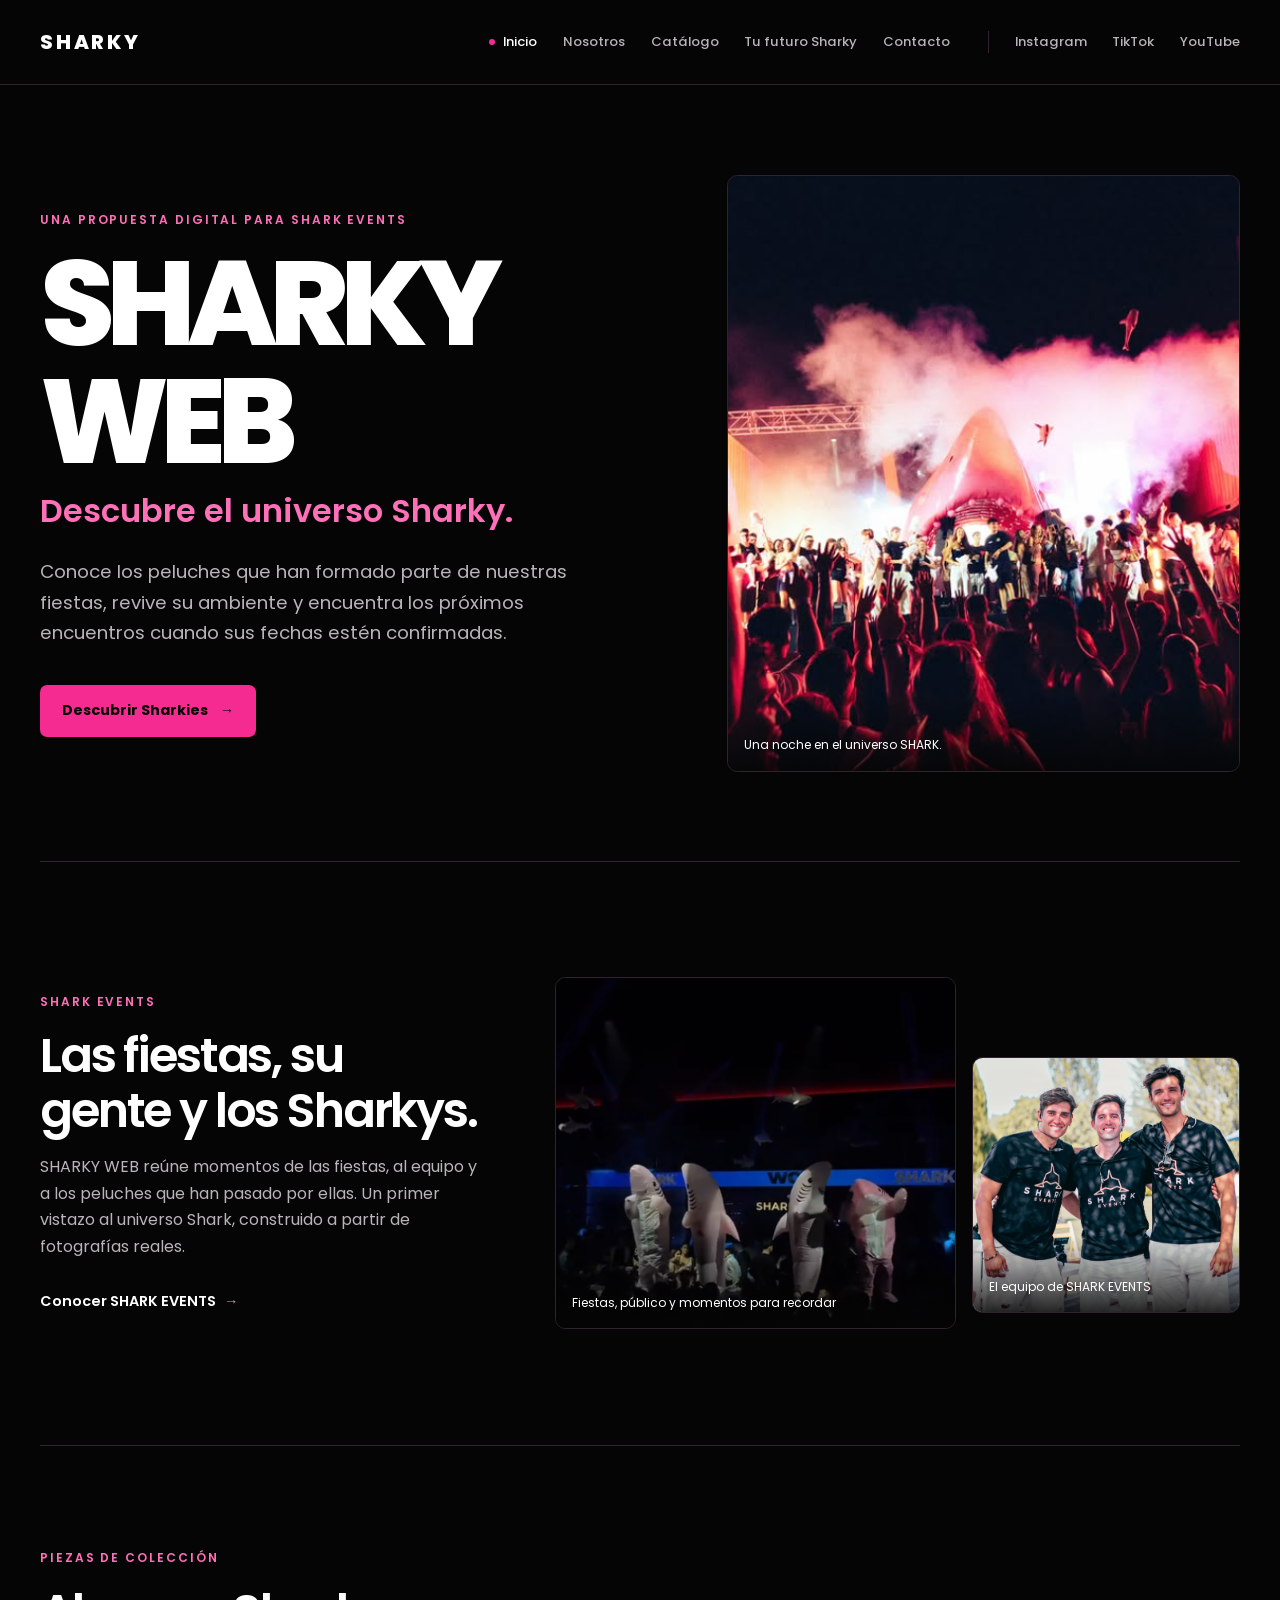
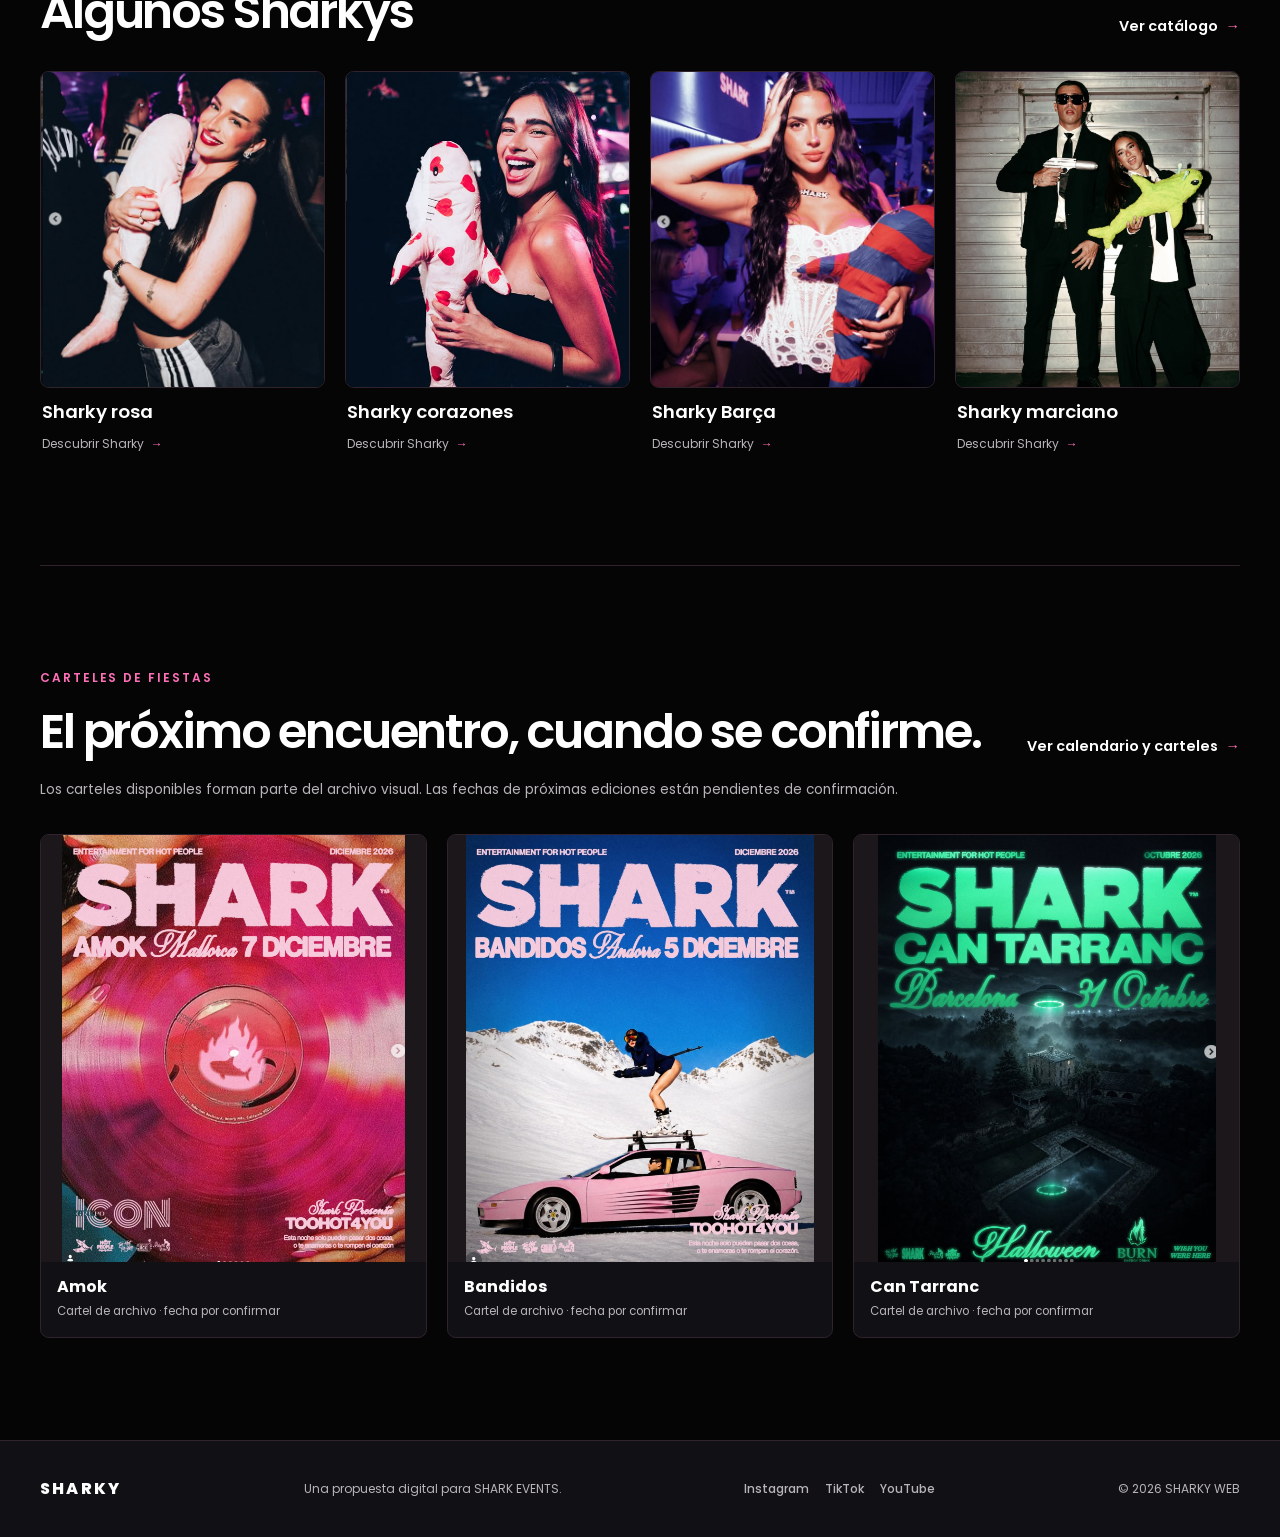
<file: index.html>
<!doctype html>
<html lang="es">
<head>
  <meta charset="utf-8">
  <meta name="viewport" content="width=device-width, initial-scale=1.0">
  <meta name="theme-color" content="#050505">
  <title>SHARKY WEB | Inicio</title>
  <link rel="preconnect" href="https://fonts.googleapis.com">
  <link rel="preconnect" href="https://fonts.gstatic.com" crossorigin>
  <link href="https://fonts.googleapis.com/css2?family=Poppins:wght@400;500;600;700;800&display=swap" rel="stylesheet">
  <link rel="stylesheet" href="CSS/common.css">
  <link rel="stylesheet" href="CSS/inicio.css">
  <script src="JS/common.js" defer></script>
  <script src="JS/catalogo.js" defer></script>
  <script src="JS/eventos.js" defer></script>
</head>
<body>
  <a class="skip-link" href="#contenido">Saltar al contenido</a>
  <header class="site-header">
    <div class="container site-header__inner">
      <a class="site-logo" href="index.html" aria-label="SHARKY WEB, inicio">SHARKY</a>
      <button class="nav-toggle" type="button" aria-expanded="false" aria-controls="primary-navigation" aria-label="Abrir menú">
        <span></span><span></span><span></span>
      </button>
      <nav class="site-nav" id="primary-navigation" aria-label="Navegación principal">
        <div class="site-nav__links">
          <a class="site-nav__link" href="index.html">Inicio</a>
          <a class="site-nav__link" href="nosotros.html">Nosotros</a>
          <a class="site-nav__link" href="catalogo.html">Catálogo</a>
          <a class="site-nav__link" href="eventos.html">Tu futuro Sharky</a>
          <a class="site-nav__link" href="contacto.html">Contacto</a>
        </div>
        <div class="site-nav__social" aria-label="Redes sociales">
          <a href="contacto.html#redes">Instagram</a>
          <a href="contacto.html#redes">TikTok</a>
          <a href="contacto.html#redes">YouTube</a>
        </div>
      </nav>
    </div>
  </header>
  <main class="home-page" id="contenido">
    <section class="home-hero container" aria-labelledby="page-title">
      <div class="home-intro">
        <p class="eyebrow">Una propuesta digital para SHARK EVENTS</p>
        <h1 id="page-title">SHARKY WEB</h1>
        <p class="home-intro__subtitle">Descubre el universo Sharky.</p>
        <p class="home-intro__copy">Conoce los peluches que han formado parte de nuestras fiestas, revive su ambiente y encuentra los próximos encuentros cuando sus fechas estén confirmadas.</p>
        <a class="button button--primary" href="catalogo.html">Descubrir Sharkies <span class="button__arrow" aria-hidden="true">→</span></a>
      </div>
      <figure class="home-hero__media">
        <img src="IMAGES/general/Captura de pantalla 2026-11-26 192529.png" alt="Público ante un escenario con humo rosa y una figura de tiburón" fetchpriority="high">
        <figcaption>Una noche en el universo SHARK.</figcaption>
      </figure>
    </section>

    <section class="home-about container" aria-labelledby="home-about-title">
      <div class="home-about__copy">
        <p class="eyebrow">SHARK EVENTS</p>
        <h2 id="home-about-title">Las fiestas, su gente y los Sharkys.</h2>
        <p>SHARKY WEB reúne momentos de las fiestas, al equipo y a los peluches que han pasado por ellas. Un primer vistazo al universo Shark, construido a partir de fotografías reales.</p>
        <a class="text-link" href="nosotros.html">Conocer SHARK EVENTS <span aria-hidden="true">→</span></a>
      </div>
      <div class="home-about__photos">
        <figure class="home-photo home-photo--crowd">
          <img src="IMAGES/general/Captura de pantalla 2026-11-26 193026.png" alt="Público ante personas con disfraces inflables de tiburón" loading="lazy">
          <figcaption>Fiestas, público y momentos para recordar</figcaption>
        </figure>
        <figure class="home-photo home-photo--team">
          <img src="IMAGES/equipo_fiestas_ambiente/Captura de pantalla 2026-11-26 193232.png" alt="Tres integrantes del equipo con camisetas SHARK EVENTS" loading="lazy">
          <figcaption>El equipo de SHARK EVENTS</figcaption>
        </figure>
      </div>
    </section>

    <section class="home-section container" aria-labelledby="featured-sharkies-title">
      <div class="section-heading">
        <div>
          <p class="eyebrow">Piezas de colección</p>
          <h2 id="featured-sharkies-title">Algunos Sharkys</h2>
        </div>
        <a class="text-link" href="catalogo.html">Ver catálogo <span aria-hidden="true">→</span></a>
      </div>
      <div class="sharky-grid sharky-grid--featured" data-sharky-featured data-limit="4" aria-live="polite"></div>
    </section>

    <section class="home-section home-events container" aria-labelledby="home-events-title">
      <div class="section-heading">
        <div>
          <p class="eyebrow">Carteles de fiestas</p>
          <h2 id="home-events-title">El próximo encuentro, cuando se confirme.</h2>
        </div>
        <a class="text-link" href="eventos.html">Ver calendario y carteles <span aria-hidden="true">→</span></a>
      </div>
      <p class="home-events__note">Los carteles disponibles forman parte del archivo visual. Las fechas de próximas ediciones están pendientes de confirmación.</p>
      <div class="event-preview-grid" data-event-preview data-limit="3" aria-live="polite"></div>
    </section>
  </main>
  <footer class="site-footer">
    <div class="container site-footer__inner">
      <a class="site-footer__brand" href="index.html">SHARKY</a>
      <p>Una propuesta digital para SHARK EVENTS.</p>
      <div class="site-footer__links" aria-label="Enlaces sociales">
        <a href="contacto.html#redes">Instagram</a>
        <a href="contacto.html#redes">TikTok</a>
        <a href="contacto.html#redes">YouTube</a>
      </div>
      <small>© 2026 SHARKY WEB</small>
    </div>
  </footer>
</body>
</html>
</file>
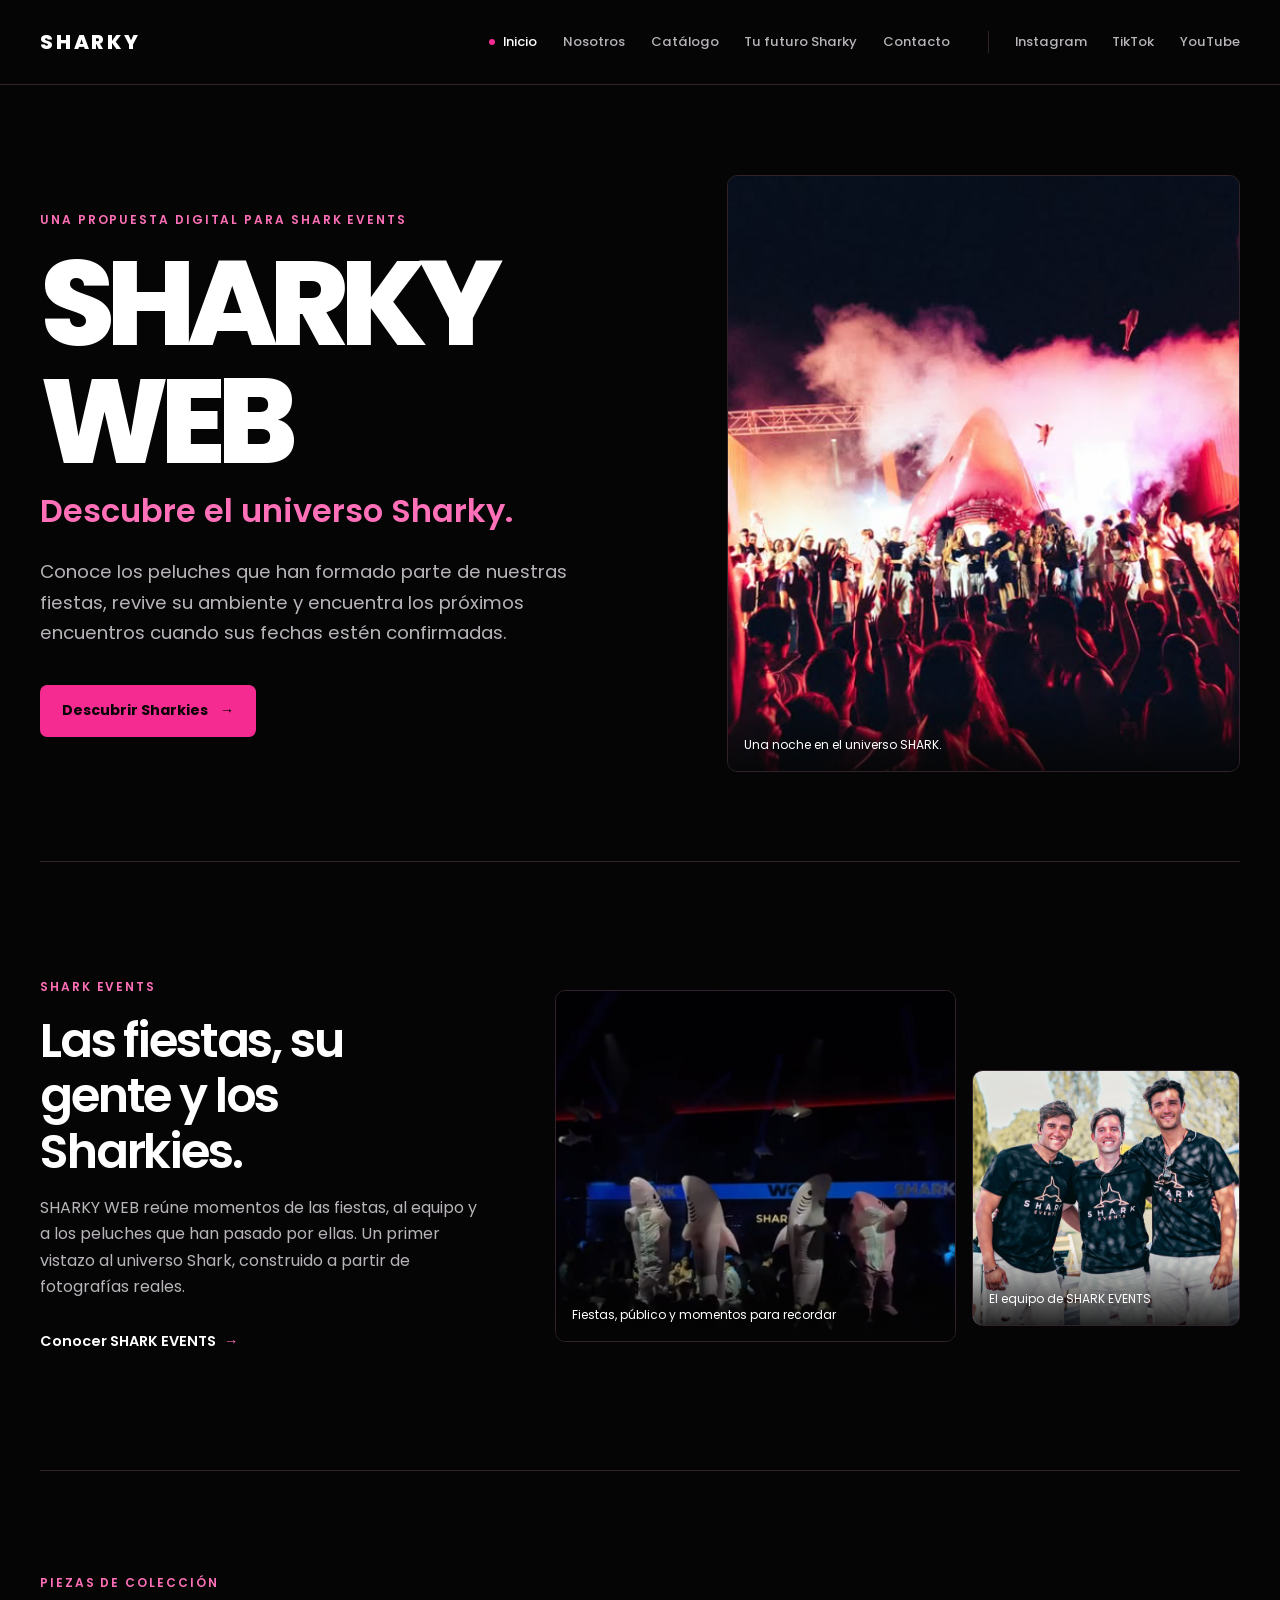
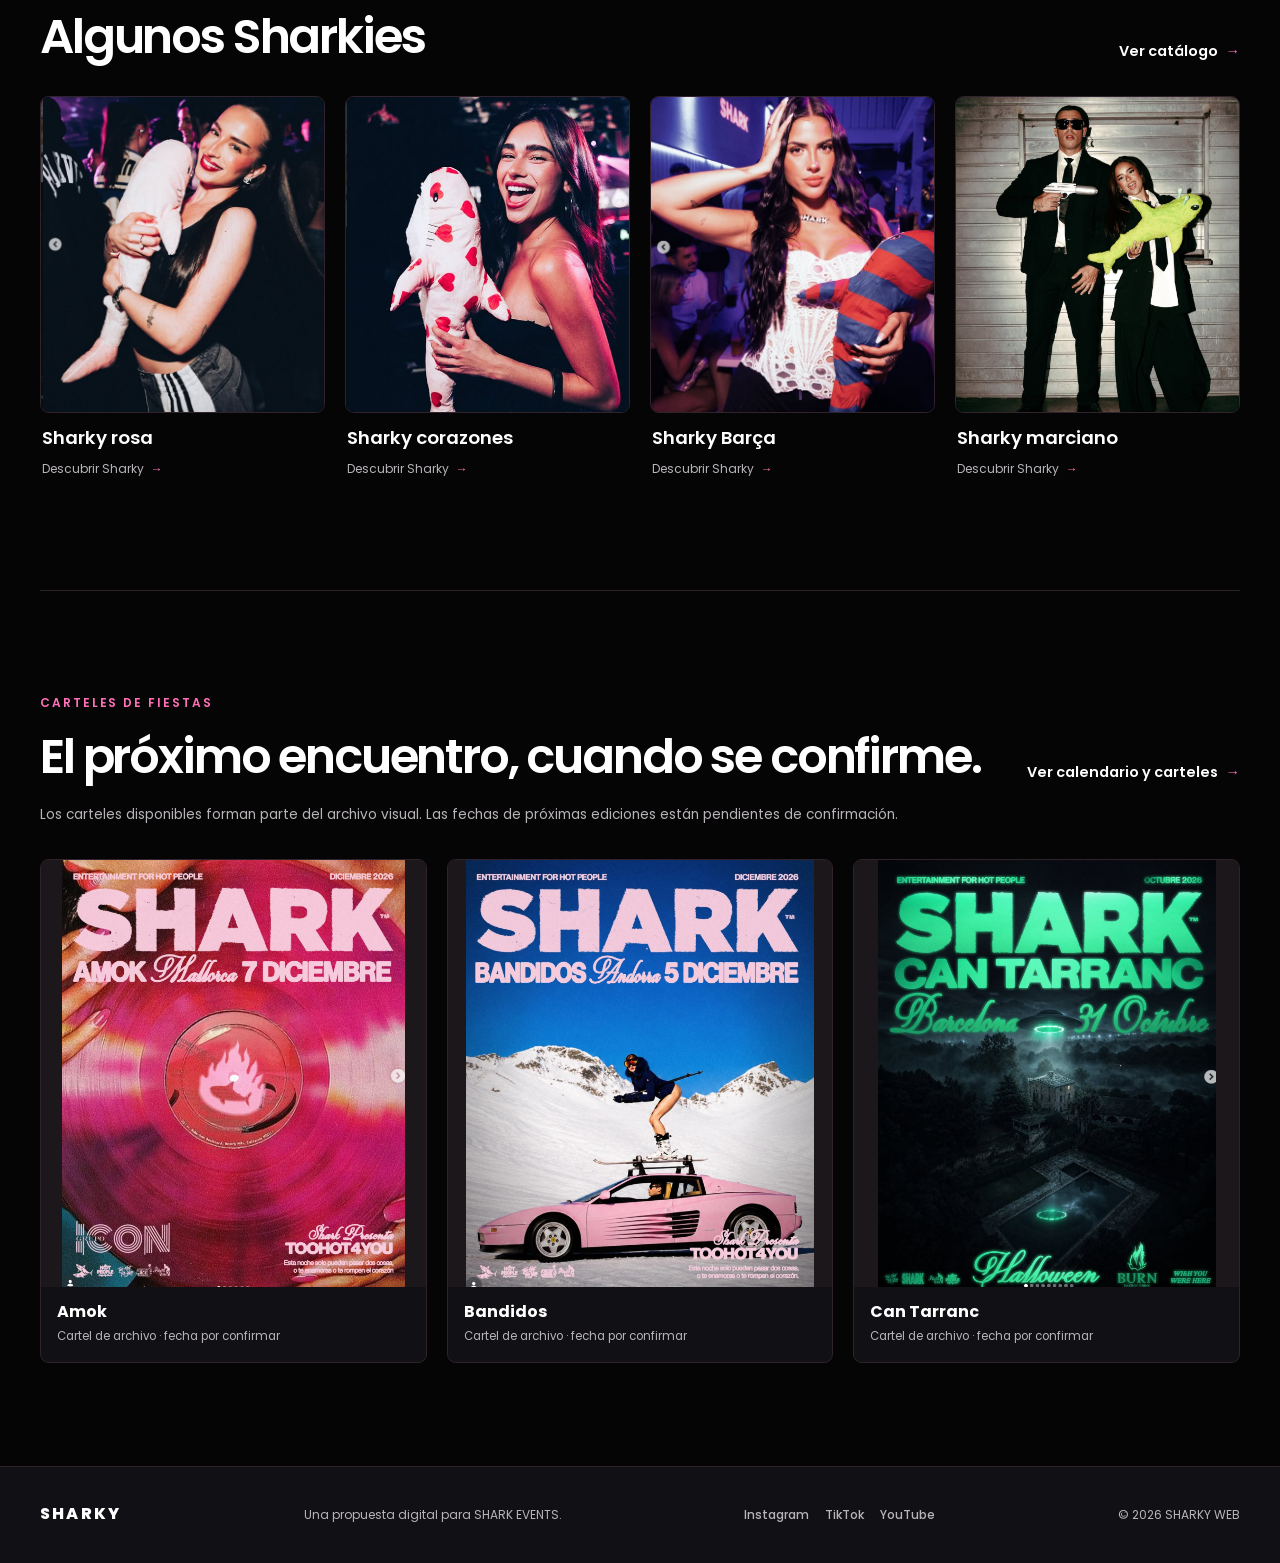
<file: HTML/index.html>
<!doctype html>
<html lang="es">
<head>
  <meta charset="utf-8">
  <meta name="viewport" content="width=device-width, initial-scale=1.0">
  <meta name="theme-color" content="#050505">
  <title>SHARKY WEB | Inicio</title>
  <link rel="preconnect" href="https://fonts.googleapis.com">
  <link rel="preconnect" href="https://fonts.gstatic.com" crossorigin>
  <link href="https://fonts.googleapis.com/css2?family=Poppins:wght@400;500;600;700;800&display=swap" rel="stylesheet">
  <link rel="stylesheet" href="../CSS/common.css">
  <link rel="stylesheet" href="../CSS/inicio.css">
  <script src="../JS/common.js" defer></script>
  <script src="../JS/catalogo.js" defer></script>
  <script src="../JS/eventos.js" defer></script>
</head>
<body>
  <a class="skip-link" href="#contenido">Saltar al contenido</a>
  <header class="site-header">
    <div class="container site-header__inner">
      <a class="site-logo" href="index.html" aria-label="SHARKY WEB, inicio">SHARKY</a>
      <button class="nav-toggle" type="button" aria-expanded="false" aria-controls="primary-navigation" aria-label="Abrir menú">
        <span></span><span></span><span></span>
      </button>
      <nav class="site-nav" id="primary-navigation" aria-label="Navegación principal">
        <div class="site-nav__links">
          <a class="site-nav__link" href="index.html">Inicio</a>
          <a class="site-nav__link" href="nosotros.html">Nosotros</a>
          <a class="site-nav__link" href="catalogo.html">Catálogo</a>
          <a class="site-nav__link" href="eventos.html">Tu futuro Sharky</a>
          <a class="site-nav__link" href="contacto.html">Contacto</a>
        </div>
        <div class="site-nav__social" aria-label="Redes sociales">
          <a href="contacto.html#redes">Instagram</a>
          <a href="contacto.html#redes">TikTok</a>
          <a href="contacto.html#redes">YouTube</a>
        </div>
      </nav>
    </div>
  </header>
  <main class="home-page" id="contenido">
    <section class="home-hero container" aria-labelledby="page-title">
      <div class="home-intro">
        <p class="eyebrow">Una propuesta digital para SHARK EVENTS</p>
        <h1 id="page-title">SHARKY WEB</h1>
        <p class="home-intro__subtitle">Descubre el universo Sharky.</p>
        <p class="home-intro__copy">Conoce los peluches que han formado parte de nuestras fiestas, revive su ambiente y encuentra los próximos encuentros cuando sus fechas estén confirmadas.</p>
        <a class="button button--primary" href="catalogo.html">Descubrir Sharkies <span class="button__arrow" aria-hidden="true">→</span></a>
      </div>
      <figure class="home-hero__media">
        <img src="../IMAGES/general/Captura de pantalla 2026-11-26 192529.png" alt="Público ante un escenario con humo rosa y una figura de tiburón" fetchpriority="high">
        <figcaption>Una noche en el universo SHARK.</figcaption>
      </figure>
    </section>

    <section class="home-about container" aria-labelledby="home-about-title">
      <div class="home-about__copy">
        <p class="eyebrow">SHARK EVENTS</p>
        <h2 id="home-about-title">Las fiestas, su gente y los Sharkies.</h2>
        <p>SHARKY WEB reúne momentos de las fiestas, al equipo y a los peluches que han pasado por ellas. Un primer vistazo al universo Shark, construido a partir de fotografías reales.</p>
        <a class="text-link" href="nosotros.html">Conocer SHARK EVENTS <span aria-hidden="true">→</span></a>
      </div>
      <div class="home-about__photos">
        <figure class="home-photo home-photo--crowd">
          <img src="../IMAGES/general/Captura de pantalla 2026-11-26 193026.png" alt="Público ante personas con disfraces inflables de tiburón" loading="lazy">
          <figcaption>Fiestas, público y momentos para recordar</figcaption>
        </figure>
        <figure class="home-photo home-photo--team">
          <img src="../IMAGES/equipo_fiestas_ambiente/Captura de pantalla 2026-11-26 193232.png" alt="Tres integrantes del equipo con camisetas SHARK EVENTS" loading="lazy">
          <figcaption>El equipo de SHARK EVENTS</figcaption>
        </figure>
      </div>
    </section>

    <section class="home-section container" aria-labelledby="featured-sharkies-title">
      <div class="section-heading">
        <div>
          <p class="eyebrow">Piezas de colección</p>
          <h2 id="featured-sharkies-title">Algunos Sharkies</h2>
        </div>
        <a class="text-link" href="catalogo.html">Ver catálogo <span aria-hidden="true">→</span></a>
      </div>
      <div class="sharky-grid sharky-grid--featured" data-sharky-featured data-limit="4" aria-live="polite"></div>
    </section>

    <section class="home-section home-events container" aria-labelledby="home-events-title">
      <div class="section-heading">
        <div>
          <p class="eyebrow">Carteles de fiestas</p>
          <h2 id="home-events-title">El próximo encuentro, cuando se confirme.</h2>
        </div>
        <a class="text-link" href="eventos.html">Ver calendario y carteles <span aria-hidden="true">→</span></a>
      </div>
      <p class="home-events__note">Los carteles disponibles forman parte del archivo visual. Las fechas de próximas ediciones están pendientes de confirmación.</p>
      <div class="event-preview-grid" data-event-preview data-limit="3" aria-live="polite"></div>
    </section>
  </main>
  <footer class="site-footer">
    <div class="container site-footer__inner">
      <a class="site-footer__brand" href="index.html">SHARKY</a>
      <p>Una propuesta digital para SHARK EVENTS.</p>
      <div class="site-footer__links" aria-label="Enlaces sociales">
        <a href="contacto.html#redes">Instagram</a>
        <a href="contacto.html#redes">TikTok</a>
        <a href="contacto.html#redes">YouTube</a>
      </div>
      <small>© 2026 SHARKY WEB</small>
    </div>
  </footer>
</body>
</html>
</file>
<file: CSS/common.css>
:root {
  color-scheme: dark;
  --color-black: #050505;
  --color-black-soft: #111014;
  --color-pink: #f52b91;
  --color-pink-light: #ff70b8;
  --color-white: #ffffff;
  --color-gray: #b8b4ba;
  --color-border: #30232d;
  --content-width: 1280px;
  --page-gutter: clamp(1rem, 3.2vw, 2.5rem);
  --transition: 180ms ease;
  font-family: "Poppins", sans-serif;
  font-synthesis: none;
  text-rendering: optimizeLegibility;
}

* {
  box-sizing: border-box;
}

html {
  min-width: 320px;
  scroll-behavior: smooth;
}

body {
  min-height: 100vh;
  margin: 0;
  display: flex;
  flex-direction: column;
  background: var(--color-black);
  color: var(--color-white);
  font-size: 1rem;
  line-height: 1.65;
}

body,
button,
a {
  font-family: "Poppins", sans-serif;
}

a {
  color: inherit;
  text-decoration: none;
}

a:focus-visible,
button:focus-visible {
  outline: 2px solid var(--color-pink-light);
  outline-offset: 4px;
}

button {
  color: inherit;
}

img {
  display: block;
  max-width: 100%;
  height: auto;
}

h1,
h2,
h3,
p {
  margin-top: 0;
}

h1,
h2,
h3 {
  line-height: 1.15;
}

.container {
  width: min(100% - var(--page-gutter) * 2, var(--content-width));
  margin-inline: auto;
}

.skip-link {
  position: absolute;
  z-index: 20;
  top: 0.75rem;
  left: 0.75rem;
  padding: 0.65rem 1rem;
  transform: translateY(-160%);
  border-radius: 0.35rem;
  background: var(--color-pink);
  color: var(--color-black);
  font-weight: 700;
}

.skip-link:focus {
  transform: translateY(0);
}

.site-header {
  position: relative;
  z-index: 10;
  border-bottom: 1px solid var(--color-border);
  background: var(--color-black);
}

.site-header__inner {
  min-height: 5.25rem;
  display: flex;
  align-items: center;
  justify-content: space-between;
  gap: 2rem;
}

.site-logo,
.site-footer__brand {
  flex: 0 0 auto;
  font-size: 1.25rem;
  font-weight: 800;
  letter-spacing: 0.14em;
}

.site-logo:hover,
.site-footer__brand:hover {
  color: var(--color-pink-light);
}

.site-nav {
  display: flex;
  align-items: center;
  gap: clamp(1.25rem, 3vw, 2.5rem);
}

.site-nav__links,
.site-nav__social {
  display: flex;
  align-items: center;
  gap: clamp(1rem, 2vw, 1.75rem);
}

.site-nav__link,
.site-nav__social a,
.site-footer__links a {
  color: var(--color-gray);
  font-size: 0.82rem;
  font-weight: 500;
  transition: color var(--transition);
}

.site-nav__link:hover,
.site-nav__social a:hover,
.site-footer__links a:hover {
  color: var(--color-white);
}

.site-nav__link[aria-current="page"] {
  color: var(--color-white);
}

.site-nav__link[aria-current="page"]::before {
  display: inline-block;
  width: 0.38rem;
  height: 0.38rem;
  margin: 0 0.5rem 0.1rem 0;
  border-radius: 50%;
  background: var(--color-pink);
  content: "";
}

.site-nav__social {
  padding-left: clamp(1rem, 2vw, 1.75rem);
  border-left: 1px solid var(--color-border);
}

.nav-toggle {
  display: none;
  width: 2.75rem;
  height: 2.75rem;
  align-items: center;
  justify-content: center;
  flex-direction: column;
  gap: 0.3rem;
  border: 1px solid var(--color-border);
  border-radius: 0.4rem;
  background: transparent;
  cursor: pointer;
}

.nav-toggle span {
  width: 1.15rem;
  height: 2px;
  background: var(--color-white);
  transition: transform var(--transition), opacity var(--transition);
}

.nav-toggle[aria-expanded="true"] span:first-child {
  transform: translateY(0.4rem) rotate(45deg);
}

.nav-toggle[aria-expanded="true"] span:nth-child(2) {
  opacity: 0;
}

.nav-toggle[aria-expanded="true"] span:last-child {
  transform: translateY(-0.4rem) rotate(-45deg);
}

.page-content {
  flex: 1;
  padding-block: clamp(4rem, 9vw, 8rem);
}

.page-intro {
  max-width: 48rem;
}

.page-intro h1 {
  margin-bottom: 1rem;
  font-size: clamp(2.4rem, 6vw, 4.5rem);
  font-weight: 700;
  letter-spacing: -0.055em;
}

.page-intro > p:last-child {
  max-width: 42rem;
  margin-bottom: 0;
  color: var(--color-gray);
  font-size: clamp(1rem, 2vw, 1.15rem);
}

.eyebrow {
  margin-bottom: 1rem;
  color: var(--color-pink-light);
  font-size: 0.75rem;
  font-weight: 600;
  letter-spacing: 0.16em;
  text-transform: uppercase;
}

.button {
  min-height: 3.25rem;
  display: inline-flex;
  align-items: center;
  justify-content: center;
  gap: 0.75rem;
  padding: 0.8rem 1.3rem;
  border: 1px solid transparent;
  border-radius: 0.45rem;
  font-size: 0.9rem;
  font-weight: 700;
  transition: background-color var(--transition), border-color var(--transition), color var(--transition);
}

.button--primary {
  background: var(--color-pink);
  color: var(--color-black);
}

.button--primary:hover {
  background: #d91e7b;
}

.button--secondary {
  border-color: var(--color-pink);
  background: transparent;
  color: var(--color-white);
}

.button--secondary:hover {
  background: rgb(245 43 145 / 10%);
  border-color: var(--color-pink-light);
}

.button__arrow {
  display: inline-block;
  transition: transform var(--transition);
}

.button:hover .button__arrow {
  transform: translateX(0.25rem);
}

.sharky-grid {
  display: grid;
  grid-template-columns: repeat(4, minmax(0, 1fr));
  gap: clamp(0.8rem, 2vw, 1.25rem);
}

.sharky-card {
  min-width: 0;
}

.sharky-card__media {
  overflow: hidden;
  aspect-ratio: 0.9;
  border: 1px solid var(--color-border);
  border-radius: 0.55rem;
  background: var(--color-black-soft);
}

.sharky-card__media img {
  width: 100%;
  height: 100%;
  object-fit: cover;
  transition: transform 250ms ease;
}

.sharky-card:hover .sharky-card__media img {
  transform: scale(1.025);
}

.sharky-card__content {
  padding: 0.85rem 0.1rem 0.4rem;
}

.sharky-card__title {
  margin-bottom: 0.45rem;
  font-size: clamp(0.95rem, 1.5vw, 1.15rem);
  font-weight: 600;
}

.sharky-card__title a:hover,
.sharky-card__title a:focus-visible {
  color: var(--color-pink-light);
}

.sharky-card__link {
  display: inline-flex;
  align-items: center;
  gap: 0.45rem;
  color: var(--color-gray);
  font-size: 0.75rem;
}

.sharky-card__link span {
  color: var(--color-pink-light);
  transition: transform var(--transition);
}

.sharky-card__link:hover span {
  transform: translateX(0.2rem);
}

.event-preview-grid {
  display: grid;
  grid-template-columns: repeat(3, minmax(0, 1fr));
  gap: clamp(0.8rem, 2vw, 1.25rem);
}

.event-preview-card {
  min-width: 0;
  overflow: hidden;
  border: 1px solid var(--color-border);
  border-radius: 0.55rem;
  background: var(--color-black-soft);
  transition: transform var(--transition), border-color var(--transition);
}

.event-preview-card:hover {
  transform: translateY(-0.2rem);
  border-color: var(--color-pink);
}

.event-preview-card__link {
  display: block;
}

.event-preview-card__image {
  width: 100%;
  aspect-ratio: 0.9;
  background: #1b171b;
  object-fit: contain;
}

.event-preview-card__content {
  padding: 1rem;
}

.event-preview-card__title {
  margin-bottom: 0.35rem;
  font-size: 1rem;
}

.event-preview-card__meta {
  margin: 0;
  color: var(--color-gray);
  font-size: 0.72rem;
}

.site-footer {
  margin-top: auto;
  border-top: 1px solid var(--color-border);
  background: var(--color-black-soft);
}

.site-footer__inner {
  min-height: 6rem;
  display: flex;
  align-items: center;
  justify-content: space-between;
  gap: 1rem 2rem;
  padding-block: 1.5rem;
}

.site-footer__brand {
  font-size: 1rem;
}

.site-footer__inner p,
.site-footer__inner small {
  margin: 0;
  color: var(--color-gray);
  font-size: 0.75rem;
}

.site-footer__links {
  display: flex;
  gap: 1rem;
}

.site-footer__links a {
  font-size: 0.75rem;
}

@media (max-width: 960px) {
  .sharky-grid {
    grid-template-columns: repeat(2, minmax(0, 1fr));
  }

  .event-preview-grid {
    grid-template-columns: repeat(2, minmax(0, 1fr));
  }

  .site-header__inner {
    min-height: 4.75rem;
    flex-wrap: wrap;
    gap: 0;
    padding-block: 0.6rem;
  }

  .nav-toggle {
    display: flex;
  }

  .site-nav {
    display: none;
    width: 100%;
    align-items: stretch;
    flex-direction: column;
    gap: 1.25rem;
    padding: 1.25rem 0 0.75rem;
  }

  .site-header.is-menu-open .site-nav {
    display: flex;
  }

  .site-nav__links,
  .site-nav__social {
    align-items: stretch;
    flex-direction: column;
    gap: 0;
  }

  .site-nav__link,
  .site-nav__social a {
    padding: 0.7rem 0;
    font-size: 0.95rem;
  }

  .site-nav__social {
    padding: 0.6rem 0 0;
    border-top: 1px solid var(--color-border);
    border-left: 0;
  }

  .site-footer__inner {
    flex-wrap: wrap;
  }
}

@media (max-width: 520px) {
  .sharky-grid {
    grid-template-columns: repeat(2, minmax(0, 1fr));
    gap: 0.75rem;
  }

  .event-preview-grid {
    grid-template-columns: 1fr;
  }

  .site-footer__inner {
    align-items: flex-start;
    flex-direction: column;
    gap: 0.8rem;
  }

  .page-content {
    padding-block: 3.5rem 5rem;
  }
}

@media (prefers-reduced-motion: reduce) {
  *,
  *::before,
  *::after {
    scroll-behavior: auto !important;
    transition-duration: 0.01ms !important;
  }
}
</file>
<file: CSS/inicio.css>
.home-page {
  width: 100%;
}

.home-hero {
  min-height: min(45rem, calc(100svh - 5.25rem));
  display: grid;
  grid-template-columns: minmax(0, 1fr) minmax(18rem, 0.86fr);
  align-items: center;
  gap: clamp(2rem, 7vw, 6rem);
  padding-block: clamp(3rem, 7vw, 6.5rem);
}

.home-intro {
  max-width: 34rem;
}

.home-intro h1 {
  margin-bottom: 0.25rem;
  font-size: clamp(3.5rem, 11vw, 7.5rem);
  font-weight: 800;
  letter-spacing: -0.075em;
  line-height: 0.98;
}

.home-intro__subtitle {
  margin-bottom: 1.25rem;
  color: var(--color-pink-light);
  font-size: clamp(1.3rem, 3vw, 2rem);
  font-weight: 600;
}

.home-intro__copy {
  max-width: 38rem;
  margin-bottom: 2.25rem;
  color: var(--color-gray);
  font-size: clamp(1rem, 2vw, 1.15rem);
}

.home-hero__media,
.home-photo {
  position: relative;
  margin: 0;
  overflow: hidden;
  border: 1px solid var(--color-border);
  border-radius: 0.65rem;
  background: var(--color-black-soft);
}

.home-hero__media {
  aspect-ratio: 0.86;
  max-height: 38rem;
}

.home-hero__media img,
.home-photo img {
  width: 100%;
  height: 100%;
  object-fit: cover;
}

.home-hero__media img {
  object-position: center 38%;
}

.home-hero__media figcaption,
.home-photo figcaption {
  position: absolute;
  right: 0;
  bottom: 0;
  left: 0;
  padding: 2.5rem 1rem 1rem;
  background: linear-gradient(transparent, rgb(5 5 5 / 85%));
  color: var(--color-white);
  font-size: 0.75rem;
}

.home-about {
  display: grid;
  grid-template-columns: minmax(15rem, 0.78fr) minmax(0, 1.22fr);
  align-items: center;
  gap: clamp(2rem, 6vw, 5rem);
  padding-block: clamp(4rem, 9vw, 8rem);
  border-top: 1px solid var(--color-border);
}

.home-about__copy h2,
.section-heading h2 {
  margin-bottom: 1rem;
  font-size: clamp(1.8rem, 4vw, 3rem);
  font-weight: 600;
  letter-spacing: -0.045em;
}

.home-about__copy > p:not(.eyebrow) {
  margin-bottom: 1.75rem;
  color: var(--color-gray);
}

.home-about__photos {
  min-height: 22rem;
  display: grid;
  grid-template-columns: 1.2fr 0.8fr;
  align-items: center;
  gap: 1rem;
}

.home-photo--crowd {
  height: 22rem;
}

.home-photo--team {
  height: 16rem;
  margin-top: 4rem;
}

.home-section {
  padding-block: clamp(3.5rem, 8vw, 6.5rem);
  border-top: 1px solid var(--color-border);
}

.section-heading {
  display: flex;
  align-items: end;
  justify-content: space-between;
  gap: 1.5rem;
  margin-bottom: 2rem;
}

.section-heading h2 {
  margin-bottom: 0;
}

.text-link {
  display: inline-flex;
  align-items: center;
  gap: 0.5rem;
  color: var(--color-white);
  font-size: 0.9rem;
  font-weight: 600;
  white-space: nowrap;
}

.text-link span {
  color: var(--color-pink-light);
  transition: transform var(--transition);
}

.text-link:hover span {
  transform: translateX(0.25rem);
}

.home-events__note {
  margin: -0.75rem 0 2rem;
  color: var(--color-gray);
  font-size: 0.85rem;
}

@media (max-width: 800px) {
  .home-hero {
    min-height: auto;
    grid-template-columns: 1fr;
  }

  .home-hero__media {
    width: min(100%, 34rem);
    max-height: 32rem;
    justify-self: center;
  }

  .home-about {
    grid-template-columns: 1fr;
  }
}

@media (max-width: 560px) {
  .home-about__photos {
    min-height: 0;
    grid-template-columns: 1fr;
  }

  .home-photo--crowd {
    height: 18rem;
  }

  .home-photo--team {
    width: 82%;
    height: 14rem;
    margin: -0.25rem 0 0 auto;
  }

  .section-heading {
    align-items: flex-start;
    flex-direction: column;
  }
}
</file>
